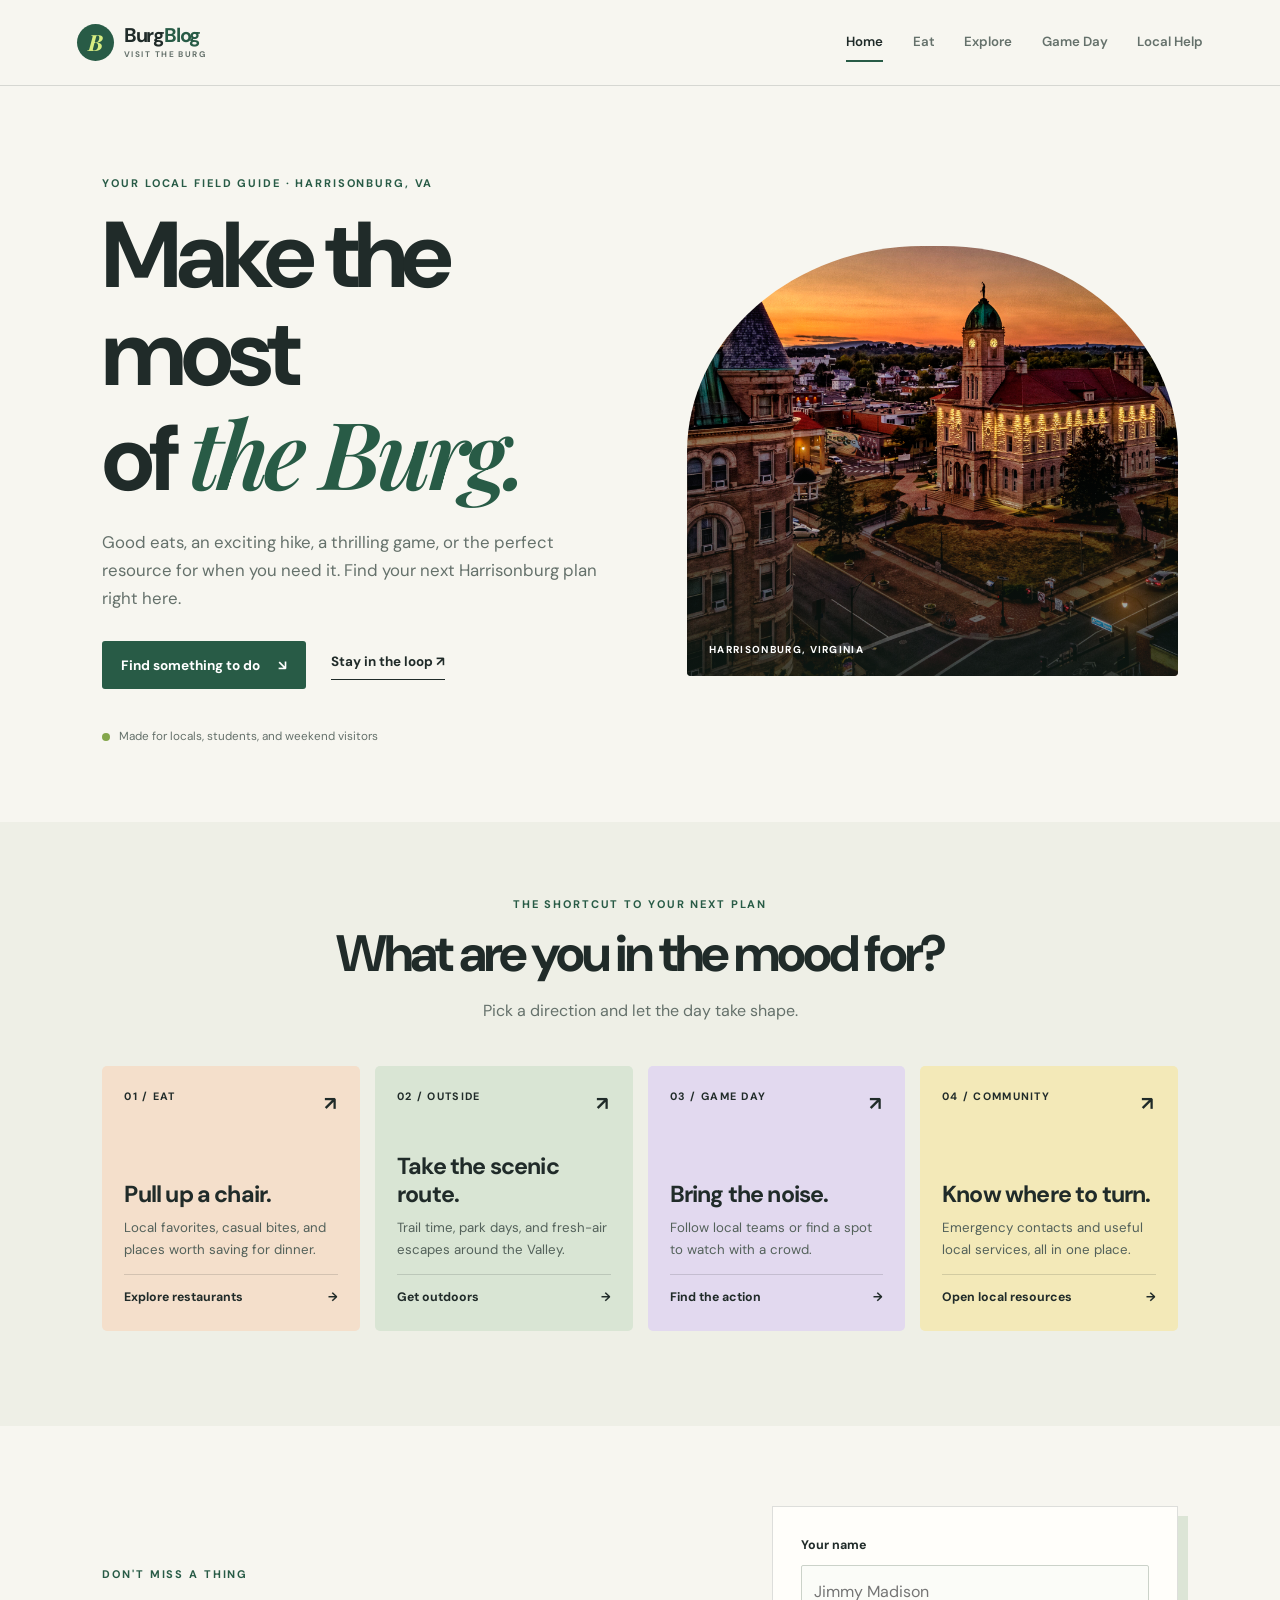
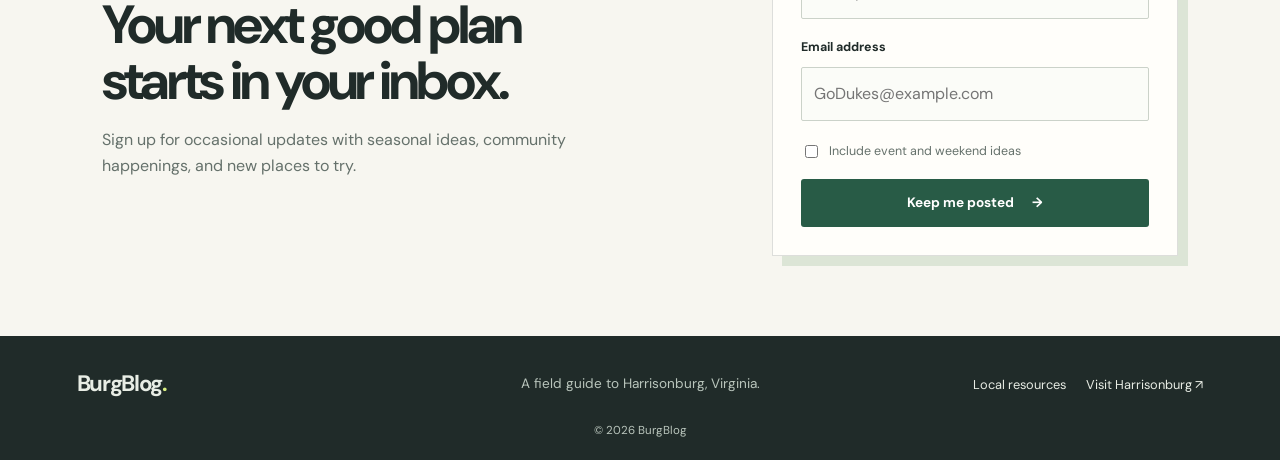
<file: index.html>
<!DOCTYPE html>
<html lang="en">

<head>
  <meta charset="UTF-8">
  <meta name="viewport" content="width=device-width, initial-scale=1.0">
  <meta name="description"
    content="BurgBlog is your guide to things to do, eat, watch, and explore in Harrisonburg, Virginia.">
  <title>BurgBlog | Find Your Burg</title>
  <link rel="stylesheet" href="css/base.css">
  <link rel="stylesheet" href="css/home.css">
</head>

<body class="home-page">

  <header class="site-header">
    <a class="brand" href="index.html" aria-label="BurgBlog home"><span class="brand-mark">B</span><span>Burg<span
          class="brand-accent">Blog</span><small>VISIT THE BURG</small></span></a>
    <nav class="main-nav" aria-label="Main navigation">
      <a class="active" href="index.html" aria-current="page">Home</a>
      <a href="page1.html">Eat</a>
      <a href="page2.html">Explore</a>
      <a href="page3.html">Game Day</a>
      <a href="page4.html">Local Help</a>
    </nav>
  </header>

  <main>

    <section class="home-hero">

      <div class="hero-copy">
        <p class="eyebrow">YOUR LOCAL FIELD GUIDE · HARRISONBURG, VA</p>
        <h1>Make the most<br>of <em>the Burg.</em></h1>
        <p class="hero-lede">Good eats, an exciting hike, a thrilling game, or the perfect resource for when you need
          it. Find your next Harrisonburg plan right here.</p>
        <div class="hero-actions"><a class="button button-primary" href="#start-here">Find something to do <span
              aria-hidden="true">↘</span></a><a class="text-link" href="#stay-in-the-loop">Stay in the loop ↗</a></div>
        <div class="hero-note"><span class="status-dot"></span> Made for locals, students, and weekend visitors</div>
      </div>

      <div class="hero-visual">
        <img class="hero-photo" src="img/harrisonburg.jpg"
          alt="Historic downtown Harrisonburg buildings glowing at sunset">
        <div class="visual-label"><span>HARRISONBURG, VIRGINIA</span></div>
      </div>

    </section>

    <section class="intro-strip" id="start-here">

      <p class="eyebrow">THE SHORTCUT TO YOUR NEXT PLAN</p>
      <h2>What are you in the mood for?</h2>
      <p class="section-intro">Pick a direction and let the day take shape.</p>

      <div class="feature-grid">
        <article class="feature-card food-card">
          <div class="feature-top"><span class="feature-number">01 / EAT</span><span class="feature-symbol"
              aria-hidden="true">↗</span></div>
          <div>
            <h3>Pull up a chair.</h3>
            <p>Local favorites, casual bites, and places worth saving for dinner.</p><a href="page1.html"
              class="card-link">Explore restaurants <span aria-hidden="true">→</span></a>
          </div>
        </article>

        <article class="feature-card outdoors-card">
          <div class="feature-top"><span class="feature-number">02 / OUTSIDE</span><span class="feature-symbol"
              aria-hidden="true">↗</span></div>
          <div>
            <h3>Take the scenic route.</h3>
            <p>Trail time, park days, and fresh-air escapes around the Valley.</p><a href="page2.html"
              class="card-link">Get outdoors <span aria-hidden="true">→</span></a>
          </div>
        </article>

        <article class="feature-card sports-card">
          <div class="feature-top"><span class="feature-number">03 / GAME DAY</span><span class="feature-symbol"
              aria-hidden="true">↗</span></div>
          <div>
            <h3>Bring the noise.</h3>
            <p>Follow local teams or find a spot to watch with a crowd.</p><a href="page3.html" class="card-link">Find
              the action <span aria-hidden="true">→</span></a>
          </div>
        </article>

        <article class="feature-card help-card">
          <div class="feature-top"><span class="feature-number">04 / COMMUNITY</span><span class="feature-symbol"
              aria-hidden="true">↗</span></div>
          <div>
            <h3>Know where to turn.</h3>
            <p>Emergency contacts and useful local services, all in one place.</p><a href="page4.html"
              class="card-link">Open local resources <span aria-hidden="true">→</span></a>
          </div>
        </article>
      </div>
    </section>

    <section class="updates-section" id="stay-in-the-loop">

      <div class="updates-copy">
        <p class="eyebrow">DON'T MISS A THING</p>
        <h2>Your next good plan<br>starts in your inbox.</h2>
        <p>Sign up for occasional updates with seasonal ideas, community happenings, and new places to try.</p>
      </div>

      <form class="signup-form" action="#" method="get">
        <label for="subscriber-name">Your name</label><input id="subscriber-name" name="name" type="text"
          placeholder="Jimmy Madison" required>
        <label for="subscriber-email">Email address</label><input id="subscriber-email" name="email" type="email"
          placeholder="GoDukes@example.com" required>
        <label class="checkbox-label"><input type="checkbox" name="interests" value="events"> Include event and weekend
          ideas</label>
        <button class="button button-primary" type="submit">Keep me posted <span aria-hidden="true">→</span></button>
      </form>
    </section>
  </main>

  <footer class="site-footer"><a class="footer-brand" href="index.html">BurgBlog<span>.</span></a>
    <p>A field guide to Harrisonburg, Virginia.</p>
    <div class="footer-links"><a href="page4.html">Local resources</a><a href="https://www.visitharrisonburgva.com/"
        target="_blank" rel="noopener noreferrer">Visit Harrisonburg ↗</a></div><small>© 2026 BurgBlog</small>
  </footer>
</body>

</html>
</file>
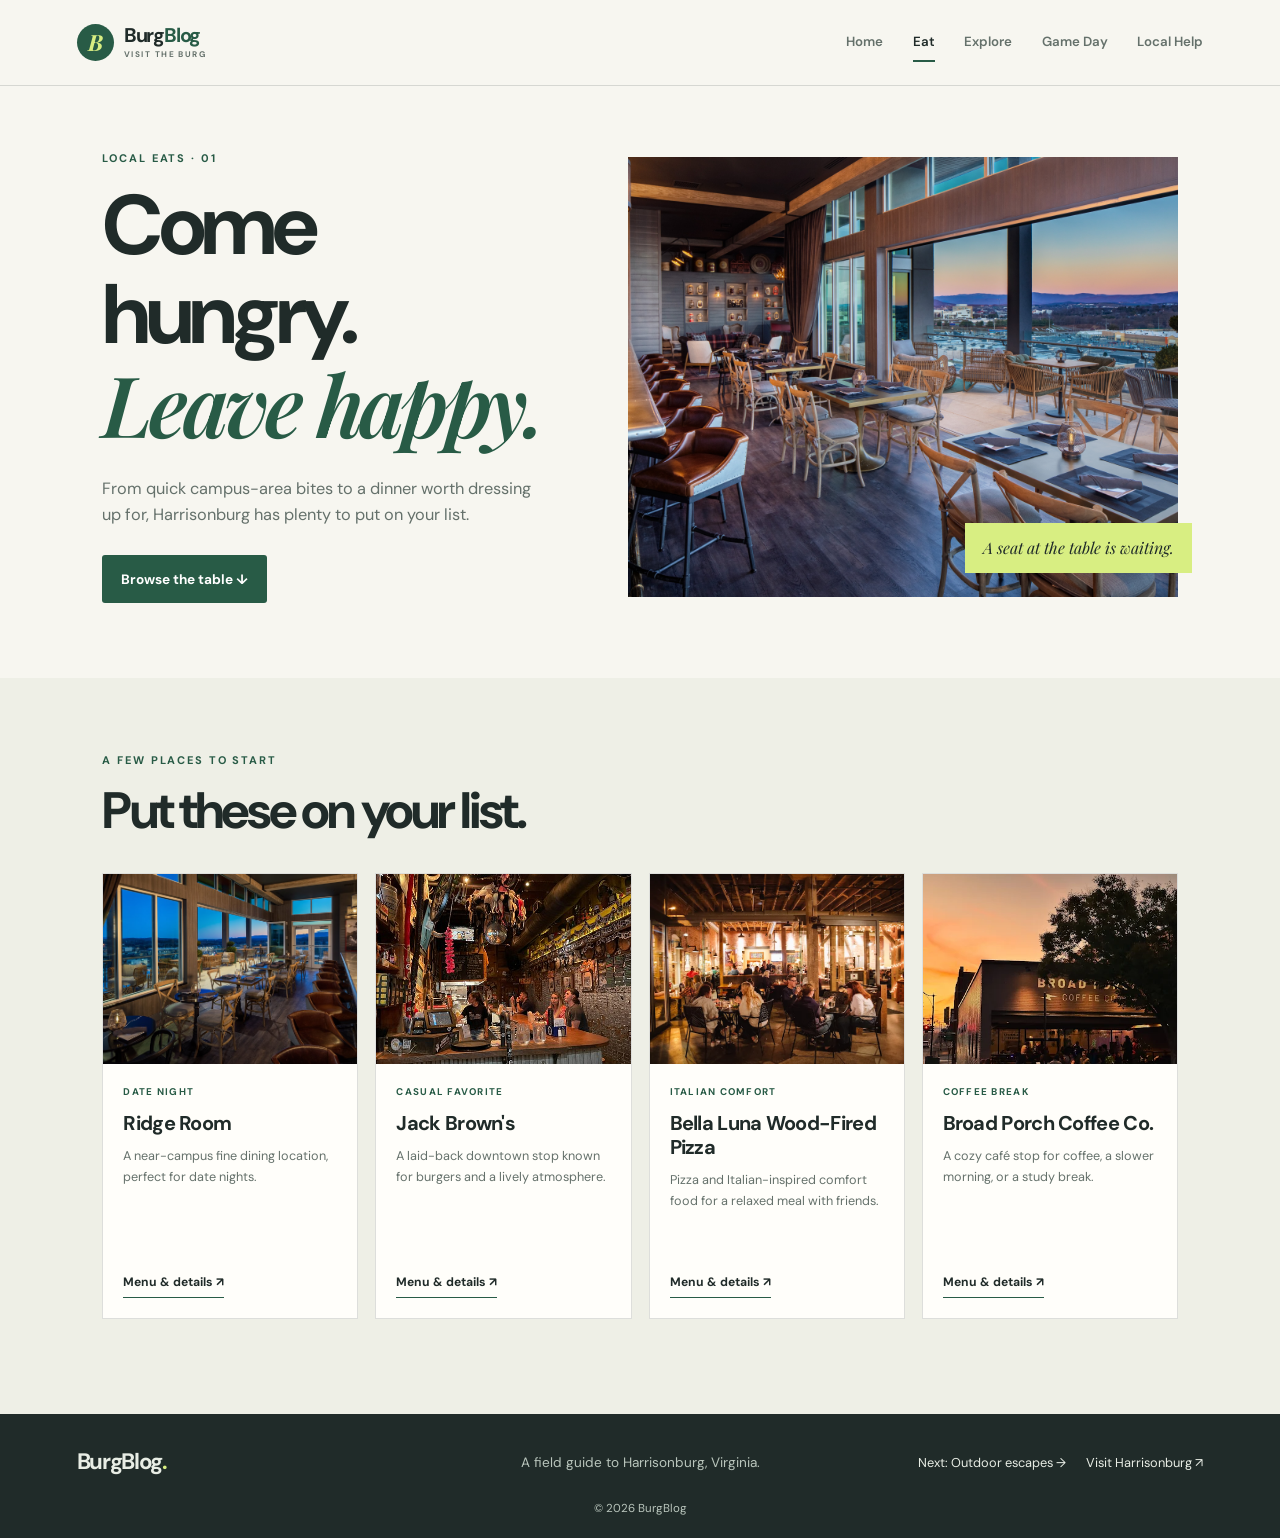
<file: page1.html>
<!DOCTYPE html>
<html lang="en">

<head>
  <meta charset="UTF-8">
  <meta name="viewport" content="width=device-width, initial-scale=1.0">
  <meta name="description"
    content="A curated starting point for finding restaurants and local food in Harrisonburg, Virginia.">
  <title>Eat Around the Burg | BurgBlog</title>
  <link rel="stylesheet" href="css/base.css">
  <link rel="stylesheet" href="css/restaurants.css">
</head>

<body class="food-page">

  <header class="site-header"><a class="brand" href="index.html"><span class="brand-mark">B</span><span>Burg<span
          class="brand-accent">Blog</span><small>VISIT THE BURG</small></span></a>
    <nav class="main-nav" aria-label="Main navigation"><a href="index.html">Home</a><a class="active" href="page1.html"
        aria-current="page">Eat</a><a href="page2.html">Explore</a><a href="page3.html">Game Day</a><a
        href="page4.html">Local Help</a></nav>
  </header>

  <main>

    <section class="food-masthead">
      <div class="food-title">
        <p class="eyebrow">LOCAL EATS · 01</p>
        <h1>Come hungry.<br><em>Leave happy.</em></h1>
        <p>From quick campus-area bites to a dinner worth dressing up for, Harrisonburg has plenty to put on your list.
        </p><a class="button button-dark" href="#food-list">Browse the table ↓</a>
      </div>

      <div class="food-photo"><img
          src="img/harrisonburg-food-header.jpg"
          alt="Warm restaurant dining room set for guests"><span class="photo-caption">A seat at the table is
          waiting.</span></div>
    </section>

    <section class="food-list-section" id="food-list">
      <div class="section-heading-row">
        <div>
          <p class="eyebrow">A FEW PLACES TO START</p>
          <h2>Put these on your list.</h2>
        </div>
      </div>

      <div class="restaurant-grid">
        <article class="restaurant-card"><img
            src="img/ridge-room.jpg"
            alt="An image of Ridge Room dining room.">
          <div class="restaurant-info"><span class="tag">DATE NIGHT</span>
            <h3>Ridge Room</h3>
            <p> A near-campus fine dining location, perfect for date nights.</p><a
              href="https://www.opentable.com/r/ridge-room-harrisonburg" target="_blank" rel="noopener noreferrer">Menu & details ↗</a>
          </div>
        </article>

        <article class="restaurant-card"><img
            src="img/jack-browns.jpg"
            alt="An image of Jack Brown's inviting atmosphere.">
          <div class="restaurant-info"><span class="tag">CASUAL FAVORITE</span>
            <h3>Jack Brown's</h3>
            <p>A laid-back downtown stop known for burgers and a lively atmosphere.</p><a
              href="https://www.jackbrownsjoint.com/" target="_blank" rel="noopener noreferrer">Menu & details ↗</a>
          </div>
        </article>

        <article class="restaurant-card"><img
            src="img/bella-luna.jpg"
            alt="An image of a warm and cozy pizzeria.">
          <div class="restaurant-info"><span class="tag">ITALIAN COMFORT</span>
            <h3> Bella Luna Wood-Fired Pizza</h3>
            <p>Pizza and Italian-inspired comfort food for a relaxed meal with friends.</p><a
              href="https://bellalunaharrisonburg.com/" target="_blank" rel="noopener noreferrer">Menu & details ↗</a>
          </div>
        </article>

        <article class="restaurant-card"><img
            src="img/broad-porch.jpg"
            alt="The outside of broad porch coffee.">
          <div class="restaurant-info"><span class="tag">COFFEE BREAK</span>
            <h3>Broad Porch Coffee Co.</h3>
            <p>A cozy café stop for coffee, a slower morning, or a study break.</p><a
              href="https://www.broadporchcoffee.com/harrisonburg-cafe" target="_blank" rel="noopener noreferrer">Menu & details ↗</a>
          </div>
        </article>
      </div>
    </section>
  </main>

  <footer class="site-footer"><a class="footer-brand" href="index.html">BurgBlog<span>.</span></a>
    <p>A field guide to Harrisonburg, Virginia.</p>
    <div class="footer-links"><a href="page2.html">Next: Outdoor escapes →</a><a
        href="https://www.visitharrisonburgva.com/" target="_blank" rel="noopener noreferrer">Visit Harrisonburg ↗</a>
    </div><small>© 2026 BurgBlog</small>
  </footer>
</body>

</html>
</file>
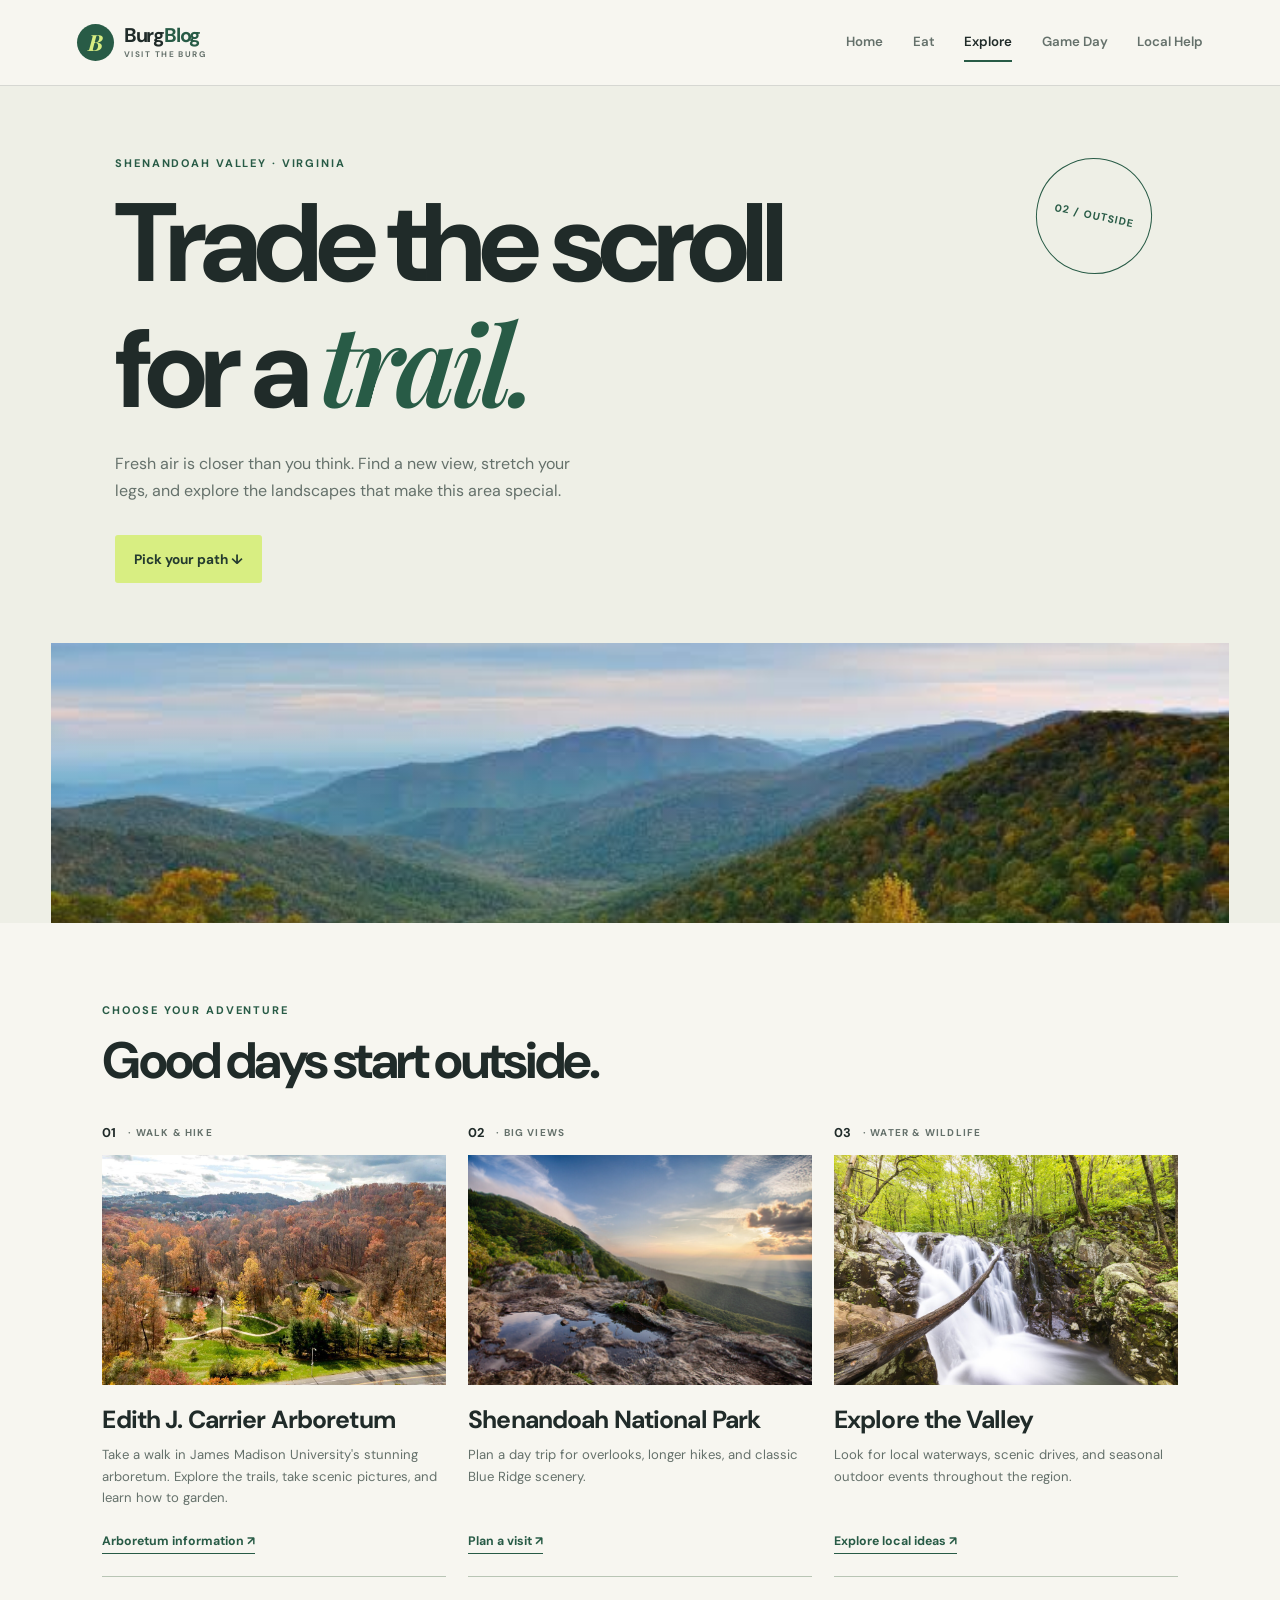
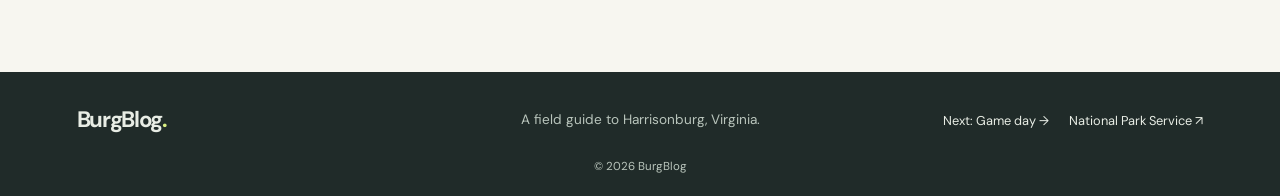
<file: page2.html>
<!DOCTYPE html>
<html lang="en">

<head>
  <meta charset="UTF-8">
  <meta name="viewport" content="width=device-width, initial-scale=1.0">
  <meta name="description"
    content="Outdoor activities, parks, and trails around Harrisonburg and the Shenandoah Valley.">
  <title>Get Outside | BurgBlog</title>
  <link rel="stylesheet" href="css/base.css">
  <link rel="stylesheet" href="css/outdoors.css">
</head>

<body class="outdoors-page">

  <header class="site-header"><a class="brand" href="index.html"><span class="brand-mark">B</span><span>Burg<span
          class="brand-accent">Blog</span><small>VISIT THE BURG</small></span></a>
    <nav class="main-nav" aria-label="Main navigation"><a href="index.html">Home</a><a href="page1.html">Eat</a><a
        class="active" href="page2.html" aria-current="page">Explore</a><a href="page3.html">Game Day</a><a
        href="page4.html">Local Help</a></nav>
  </header>

  <main>

    <section class="outdoor-hero">
      <div class="trail-stamp"><strong>02 / OUTSIDE</strong></div>
      <p class="eyebrow">SHENANDOAH VALLEY · VIRGINIA</p>
      <h1>Trade the scroll<br>for a <em>trail.</em></h1>
      <p>Fresh air is closer than you think. Find a new view, stretch your legs, and explore the landscapes that make
        this area special.</p><a class="button button-light" href="#trail-list">Pick your path ↓</a>
      <div class="outdoor-hero-image"><img
          src="img/doah-valley.jpg"
          alt="The beautiful Shenandoah Valley."></div>
    </section>

    <section class="trail-section" id="trail-list">

      <div class="trail-heading">
        <p class="eyebrow">CHOOSE YOUR ADVENTURE</p>
        <h2>Good days start outside.</h2>
      </div>

      <div class="trail-grid">
        <article class="trail-card">
          <div class="trail-index">01 <span>· WALK & HIKE</span></div><img
            src="img/edith-j.jpg"
            alt="The Edith J. Carrier Arboretum in fall.">
          <h3>Edith J. Carrier Arboretum</h3>
          <p>Take a walk in James Madison University's stunning arboretum. Explore the trails, take scenic pictures, and learn how to garden.</p><a
            href="https://www.jmu.edu/arboretum/index.shtml" target="_blank" rel="noopener noreferrer">Arboretum information
            ↗</a>
        </article>

        <article class="trail-card">
          <div class="trail-index">02 <span>· BIG VIEWS</span></div><img
            src="img/doah-natl-park.jpg"
            alt="Layered mountain ridges under a bright sky">
          <h3>Shenandoah National Park</h3>
          <p>Plan a day trip for overlooks, longer hikes, and classic Blue Ridge scenery.</p><a
            href="https://www.nps.gov/shen/index.htm" target="_blank" rel="noopener noreferrer">Plan a visit ↗</a>
        </article>

        <article class="trail-card">
          <div class="trail-index">03 <span>· WATER & WILDLIFE</span></div><img
            src="img/doah-water.jpg"
            alt="Calm waterfall flowing through a green landscape">
          <h3>Explore the Valley</h3>
          <p>Look for local waterways, scenic drives, and seasonal outdoor events throughout the region.</p><a
            href="https://www.visitharrisonburgva.com/" target="_blank" rel="noopener noreferrer">Explore local ideas
            ↗</a>
        </article>
      </div>
    </section>
  </main>

  <footer class="site-footer"><a class="footer-brand" href="index.html">BurgBlog<span>.</span></a>
    <p>A field guide to Harrisonburg, Virginia.</p>
    <div class="footer-links"><a href="page3.html">Next: Game day →</a><a href="https://www.nps.gov/shen/index.htm"
        target="_blank" rel="noopener noreferrer">National Park Service ↗</a></div><small>© 2026 BurgBlog</small>
  </footer>

</body>
</html>
</file>
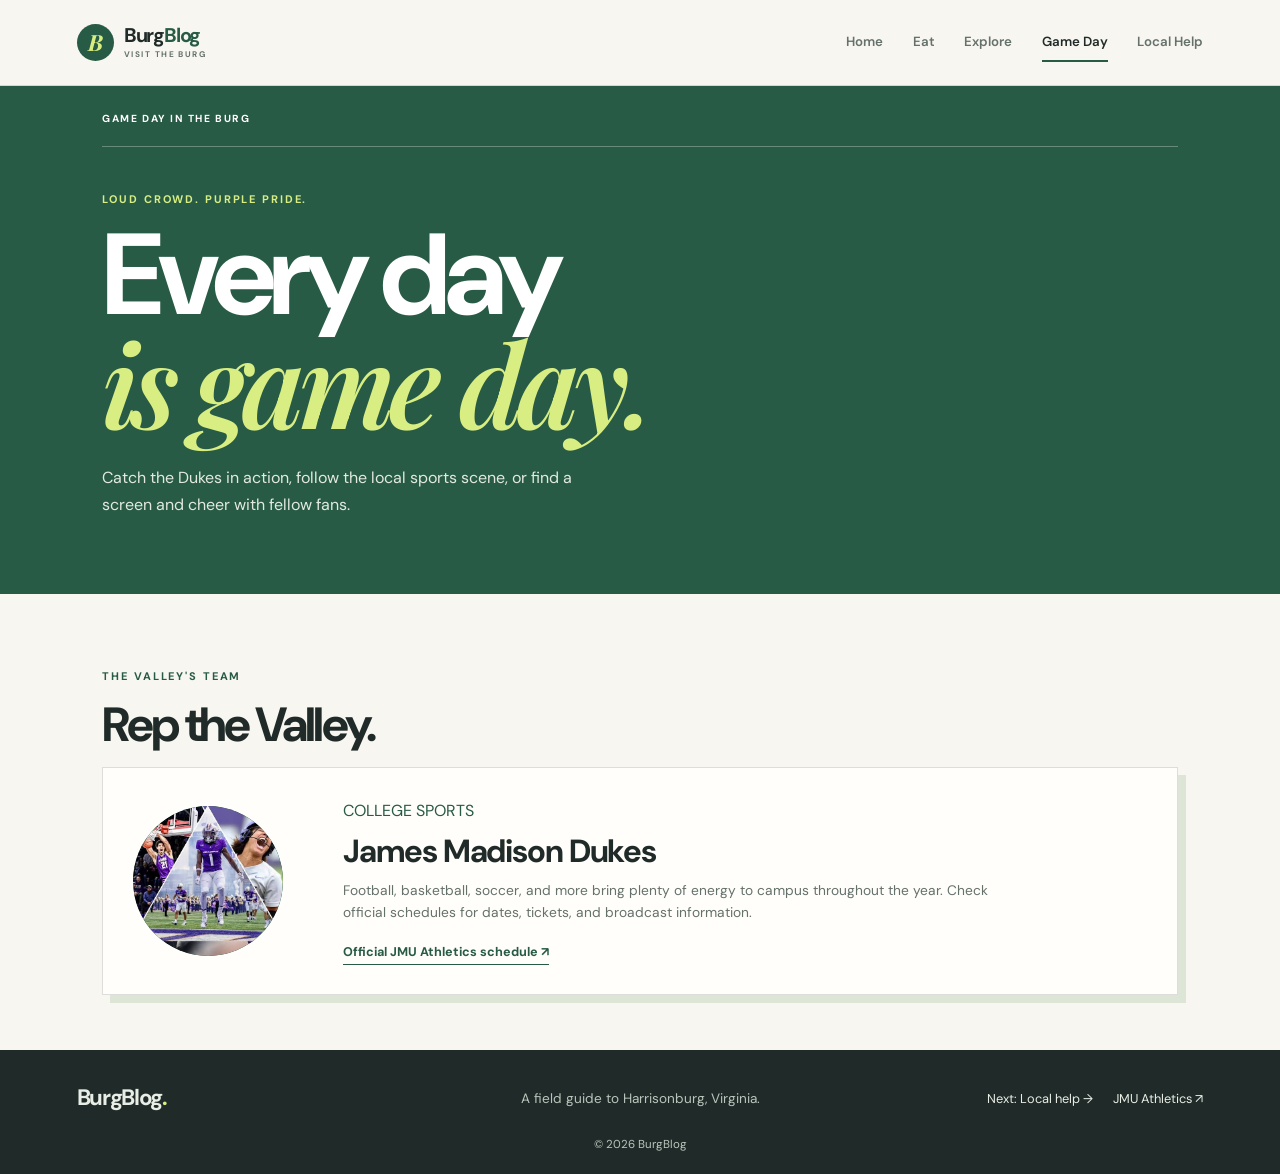
<file: page3.html>
<!DOCTYPE html>
<html lang="en">

<head>
  <meta charset="UTF-8">
  <meta name="viewport" content="width=device-width, initial-scale=1.0">
  <meta name="description"
    content="Find James Madison University sports, local teams, and places to watch sports in Harrisonburg.">
  <title>Game Day in the Burg | BurgBlog</title>
  <link rel="stylesheet" href="css/base.css">
  <link rel="stylesheet" href="css/sports.css">
</head>

<body class="sports-page">

  <header class="site-header"><a class="brand" href="index.html"><span class="brand-mark">B</span><span>Burg<span
          class="brand-accent">Blog</span><small>VISIT THE BURG</small></span></a>
    <nav class="main-nav" aria-label="Main navigation"><a href="index.html">Home</a><a href="page1.html">Eat</a><a
        href="page2.html">Explore</a><a class="active" href="page3.html" aria-current="page">Game Day</a><a
        href="page4.html">Local Help</a></nav>
  </header>

  <main>

    <section class="sports-hero">
      <div class="scoreline"><span>GAME DAY IN THE BURG</span></div>
      <p class="eyebrow">LOUD CROWD. PURPLE PRIDE.</p>
      <h1>Every day<br><em>is game day.</em></h1>
      <p>Catch the Dukes in action, follow the local sports scene, or find a screen and cheer with fellow fans.</p>
    </section>

    <section class="sports-section">
      <div class="sports-heading">
        <p class="eyebrow">THE VALLEY'S TEAM</p>
        <h2>Rep the Valley.</h2>
      </div>

      <div class="team-panel">
        <div class="team-mark" aria-hidden="true"><img src="img/jmu-sports.jpg"></div>
        <div class="team-copy"><span class="tag tag-purple">COLLEGE SPORTS</span>
          <h3>James Madison Dukes</h3>
          <p>Football, basketball, soccer, and more bring plenty of energy to campus throughout the year. Check official
            schedules for dates, tickets, and broadcast information.</p><a href="https://jmusports.com/" target="_blank"
            rel="noopener noreferrer">Official JMU Athletics schedule ↗</a>
        </div>
      </div>
    </section>
  </main>

  <footer class="site-footer"><a class="footer-brand" href="index.html">BurgBlog<span>.</span></a>
    <p>A field guide to Harrisonburg, Virginia.</p>
    <div class="footer-links"><a href="page4.html">Next: Local help →</a><a href="https://jmusports.com/"
        target="_blank" rel="noopener noreferrer">JMU Athletics ↗</a></div><small>© 2026 BurgBlog</small>
  </footer>

</body>
</html>
</file>
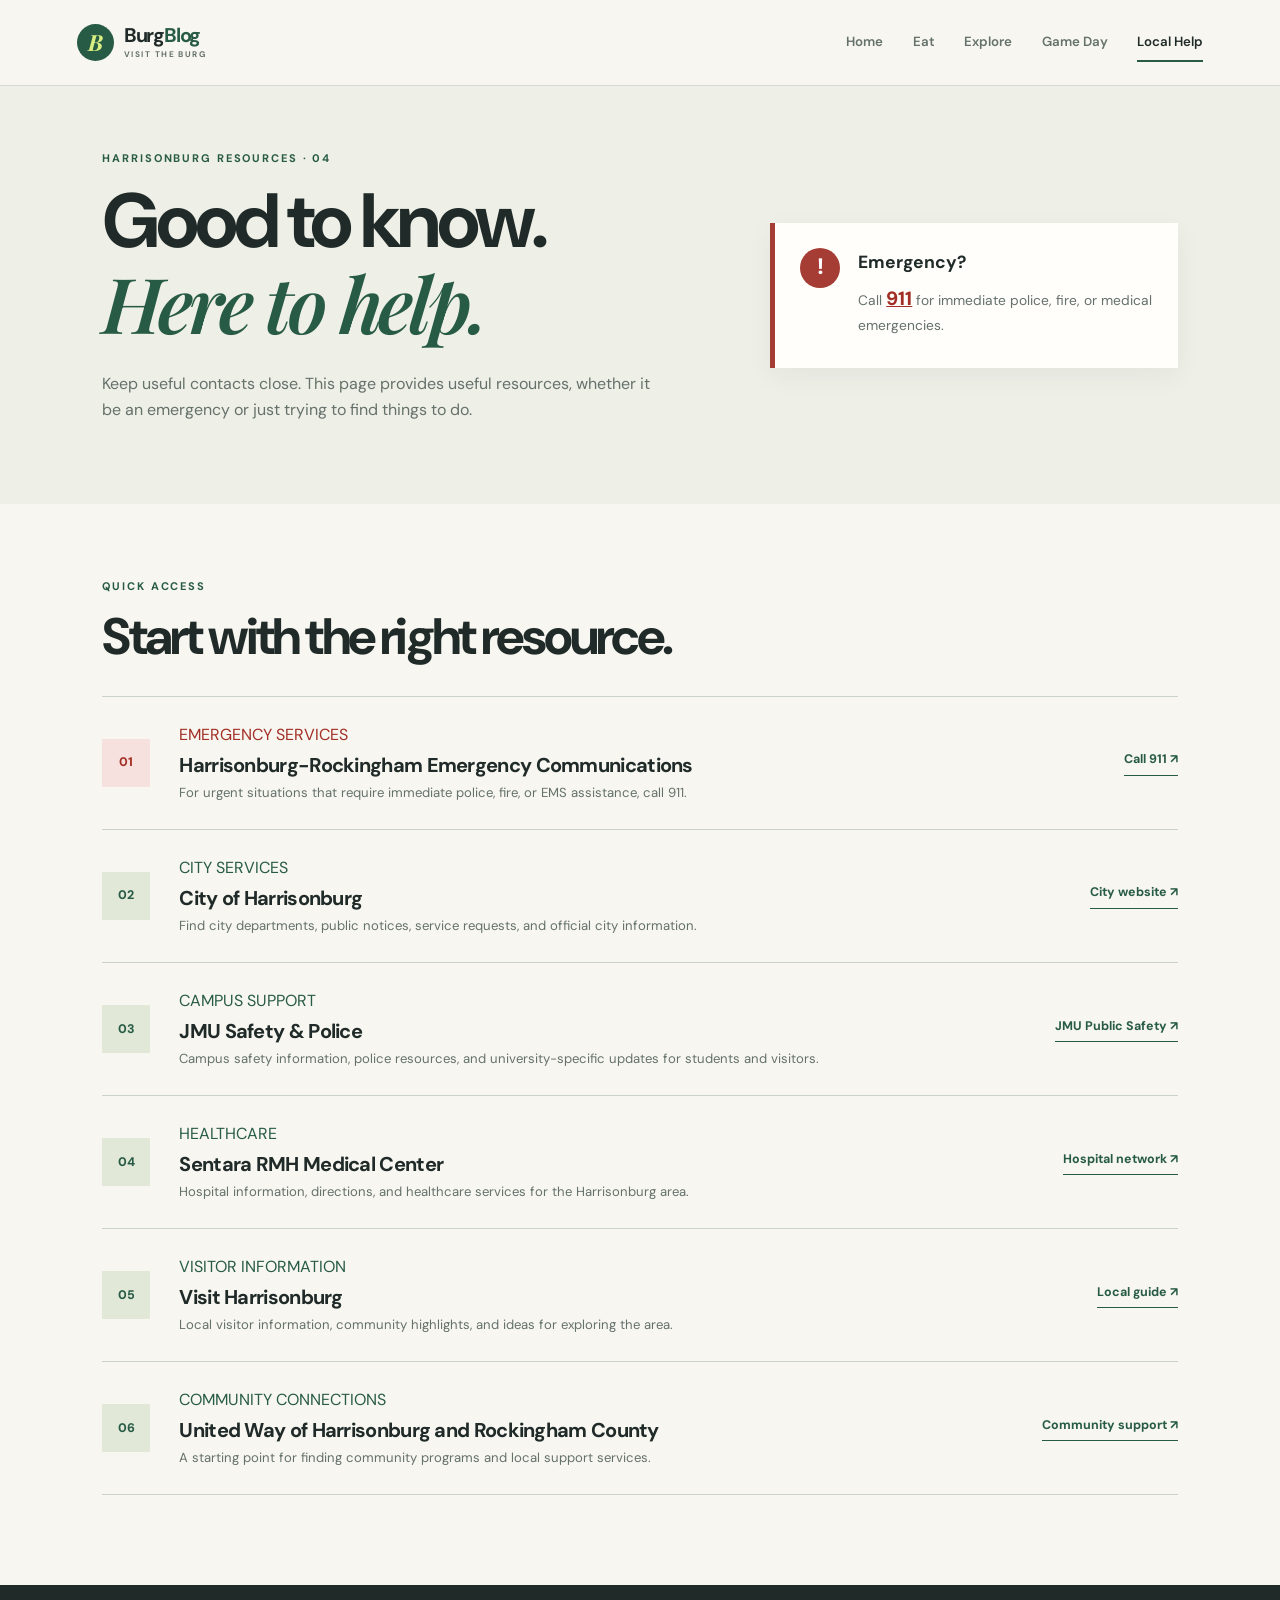
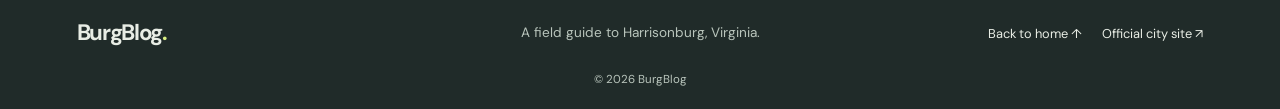
<file: page4.html>
<!DOCTYPE html>
<html lang="en">

<head>
  <meta charset="UTF-8">
  <meta name="viewport" content="width=device-width, initial-scale=1.0">
  <meta name="description"
    content="Emergency contacts and essential city, campus, and community resources for Harrisonburg, Virginia.">
  <title>Local Help & Resources | BurgBlog</title>
  <link rel="stylesheet" href="css/base.css">
  <link rel="stylesheet" href="css/resources.css">
</head>

<body class="resources-page">

  <header class="site-header"><a class="brand" href="index.html"><span class="brand-mark">B</span><span>Burg<span
          class="brand-accent">Blog</span><small>VISIT THE BURG</small></span></a>
    <nav class="main-nav" aria-label="Main navigation"><a href="index.html">Home</a><a href="page1.html">Eat</a><a
        href="page2.html">Explore</a><a href="page3.html">Game Day</a><a class="active" href="page4.html"
        aria-current="page">Local Help</a></nav>
  </header>

  <main>

    <section class="resource-hero">
      <div class="resource-hero-copy">
        <p class="eyebrow">HARRISONBURG RESOURCES · 04</p>
        <h1>Good to know.<br><em>Here to help.</em></h1>
        <p>Keep useful contacts close. This page provides useful resources, whether it be an emergency or just trying to find things to do.</p>
      </div>

      <aside class="emergency-box"><span class="emergency-symbol" aria-hidden="true">!</span>
        <div><strong>Emergency?</strong>
          <p>Call <a href="tel:911">911</a> for immediate police, fire, or medical emergencies.</p>
      </aside>
    </section>

    <section class="resource-content">
      <div class="resource-section-title">
        <p class="eyebrow">QUICK ACCESS</p>
        <h2>Start with the right resource.</h2>
      </div>

      <div class="resource-list">
        <article class="resource-row urgent-row">
          <div class="resource-icon" aria-hidden="true">01</div>
          <div class="resource-description"><span class="tag">EMERGENCY SERVICES</span>
            <h3>Harrisonburg-Rockingham Emergency Communications</h3>
            <p>For urgent situations that require immediate police, fire, or EMS assistance, call 911.</p>
          </div><a class="resource-action" href="tel:911" aria-label="Call 911">Call 911 ↗</a>
        </article>

        <article class="resource-row">
          <div class="resource-icon" aria-hidden="true">02</div>
          <div class="resource-description"><span class="tag">CITY SERVICES</span>
            <h3>City of Harrisonburg</h3>
            <p>Find city departments, public notices, service requests, and official city information.</p>
          </div><a class="resource-action" href="https://www.harrisonburgva.gov/" target="_blank"
            rel="noopener noreferrer">City website ↗</a>
        </article>

        <article class="resource-row">
          <div class="resource-icon" aria-hidden="true">03</div>
          <div class="resource-description"><span class="tag">CAMPUS SUPPORT</span>
            <h3>JMU Safety & Police</h3>
            <p>Campus safety information, police resources, and university-specific updates for students and visitors.
            </p>
          </div><a class="resource-action" href="https://www.jmu.edu/pubsafety/" target="_blank"
            rel="noopener noreferrer">JMU Public Safety ↗</a>
        </article>

        <article class="resource-row">
          <div class="resource-icon" aria-hidden="true">04</div>
          <div class="resource-description"><span class="tag">HEALTHCARE</span>
            <h3>Sentara RMH Medical Center</h3>
            <p>Hospital information, directions, and healthcare services for the Harrisonburg area.</p>
          </div><a class="resource-action" href="https://www.sentara.com/" target="_blank"
            rel="noopener noreferrer">Hospital network ↗</a>
        </article>

        <article class="resource-row">
          <div class="resource-icon" aria-hidden="true">05</div>
          <div class="resource-description"><span class="tag">VISITOR INFORMATION</span>
            <h3>Visit Harrisonburg</h3>
            <p>Local visitor information, community highlights, and ideas for exploring the area.</p>
          </div><a class="resource-action" href="https://www.visitharrisonburgva.com/" target="_blank"
            rel="noopener noreferrer">Local guide ↗</a>
        </article>

        <article class="resource-row">
          <div class="resource-icon" aria-hidden="true">06</div>
          <div class="resource-description"><span class="tag">COMMUNITY CONNECTIONS</span>
            <h3>United Way of Harrisonburg and Rockingham County</h3>
            <p>A starting point for finding community programs and local support services.</p>
          </div><a class="resource-action" href="https://www.unitedwayhr.org/" target="_blank"
            rel="noopener noreferrer">Community support ↗</a>
        </article>
      </div>
    </section>
  </main>

  <footer class="site-footer"><a class="footer-brand" href="index.html">BurgBlog<span>.</span></a>
    <p>A field guide to Harrisonburg, Virginia.</p>
    <div class="footer-links"><a href="index.html">Back to home ↑</a><a href="https://www.harrisonburgva.gov/"
        target="_blank" rel="noopener noreferrer">Official city site ↗</a></div><small>© 2026 BurgBlog</small>
  </footer>

</body>
</html>
</file>
<file: css/base.css>
@import url("https://fonts.googleapis.com/css2?family=DM+Sans:wght@400;500;600;700&family=Playfair+Display:ital,wght@0,600;0,700;1,600;1,700&display=swap");

:root{
  --ink: #202b29;
  --muted: #65716b;
  --paper: #f7f6f0;
  --white: #fffefa;
  --green: #285b46;
  --lime: #d8ee82;
  --line: rgba(32, 43, 41, 0.15);
  --serif: "Playfair Display", Georgia, serif;
  --sans: "DM Sans", Arial, sans-serif;
}

*{
  box-sizing: border-box;
}

html{
  scroll-behavior: smooth;
}

body{
  margin: 0;
  background: var(--paper);
  color: var(--ink);
  font-family: var(--sans);
  line-height: 1.65;
}

img{
  display: block;
  max-width: 100%;
}

a{
  color: inherit;
}

a:focus-visible, button:focus-visible, input:focus-visible{
  outline: 3px solid #b17a27;
  outline-offset: 3px;
}

h1, h2, h3, p{
  margin-top: 0;
}

h1, h2{
  letter-spacing: -0.055em;
  line-height: 1.05;
}

h1{
  font-size: clamp(3rem, 6.4vw, 6.3rem);
  margin-bottom: 22px;
}

h1 em{
  font-family: var(--serif);
  font-weight: 600;
}

h2{
  font-size: clamp(2.1rem, 4vw, 3.7rem);
  margin-bottom: 17px;
}

h3{
  line-height: 1.2;
  letter-spacing: -0.035em;
}

.site-header{
  min-height: 86px;
  padding: 17px clamp(20px, 6vw, 88px);
  display: flex;
  align-items: center;
  justify-content: space-between;
  gap: 28px;
  border-bottom: 1px solid var(--line);
  position: relative;
  z-index: 5;
  background: var(--paper);
}

.brand{
  display: flex;
  gap: 10px;
  align-items: center;
  flex: 0 0 auto;
  text-decoration: none;
  font-size: 1.24rem;
  font-weight: 700;
  letter-spacing: -0.06em;
  line-height: 1.1;
}

.brand-mark{
  width: 37px;
  height: 37px;
  border-radius: 50%;
  background: var(--green);
  color: var(--lime);
  display: grid;
  place-items: center;
  font-family: var(--serif);
  font-size: 1.4rem;
  font-style: italic;
}

.brand-accent{
  color: var(--green);
}

.brand small{
  display: block;
  font-size: 0.51rem;
  letter-spacing: 0.18em;
  margin-top: 5px;
  color: var(--muted);
  font-weight: 700;
}

.main-nav{
  display: flex;
  align-items: center;
  justify-content: flex-end;
  flex-wrap: wrap;
  gap: 8px clamp(12px, 2.3vw, 34px);
}

.main-nav a{
  text-decoration: none;
  font-size: 0.83rem;
  font-weight: 600;
  color: var(--muted);
  padding: 8px 0;
  border-bottom: 2px solid transparent;
}

.main-nav a:hover, .main-nav a.active{
  color: var(--ink);
  border-color: var(--green);
}

.eyebrow{
  margin: 0 0 15px;
  font-size: 0.69rem;
  line-height: 1.4;
  letter-spacing: 0.17em;
  font-weight: 700;
}

.button{
  display: inline-flex;
  align-items: center;
  justify-content: center;
  gap: 18px;
  min-height: 48px;
  padding: 13px 19px;
  border: 0;
  border-radius: 3px;
  font: 700 0.85rem var(--sans);
  text-decoration: none;
  cursor: pointer;
  transition: transform 0.2s ease, background 0.2s ease;
}

.button:hover{
  transform: translateY(-2px);
}

.button-primary, .button-dark{
  background: var(--green);
  color: white;
}

.button-light{
  background: var(--lime);
  color: #243b2f;
}

.text-link{
  font-size: 0.84rem;
  font-weight: 700;
  text-decoration: none;
  border-bottom: 1px solid currentColor;
  padding-bottom: 5px;
}

.text-link:hover, .card-link:hover{
  opacity: 0.7;
}

.site-footer{
  padding: 30px clamp(20px, 6vw, 88px) 20px;
  background: #202b29;
  color: #e8ede5;
  display: grid;
  grid-template-columns: minmax(0, 1fr) minmax(0, 1fr) minmax(0, 1fr);
  grid-template-rows: auto auto;
  align-items: center;
  gap: 18px 24px;
}

.footer-brand{
  grid-column: 1;
  grid-row: 1;
  justify-self: start;
  font-size: 1.4rem;
  font-weight: 700;
  letter-spacing: -0.06em;
  text-decoration: none;
}

.footer-brand span{
  color: var(--lime);
}

.site-footer p{
  grid-column: 2;
  grid-row: 1;
  justify-self: center;
  text-align: center;
  margin: 0;
  color: #b9c5bc;
  font-size: 0.85rem;
}

.footer-links{
  grid-column: 3;
  grid-row: 1;
  justify-self: end;
  display: flex;
  gap: 20px;
  flex-wrap: wrap;
}

.footer-links a{
  color: #e8ede5;
  text-decoration: none;
  font-size: 0.8rem;
}

.footer-links a:hover{
  text-decoration: underline;
}

.site-footer small{
  grid-column: 1 / -1;
  grid-row: 2;
  justify-self: center;
  text-align: center;
  color: #b9c5bc;
  font-size: 0.72rem;
}

@media (max-width: 720px) {
  .site-header{
    align-items: flex-start;
    flex-direction: column;
    gap: 15px;
    padding: 16px 20px 12px;
  }

  .main-nav{
    width: 100%;
    justify-content: flex-start;
    overflow-x: auto;
    flex-wrap: nowrap;
    gap: 22px;
    padding-bottom: 2px;
  }

  .main-nav a{
    white-space: nowrap;
    font-size: 0.78rem;
  }

  .site-footer{
    grid-template-columns: 1fr;
    grid-template-rows: auto;
  }

  .footer-brand, .site-footer p, .footer-links, .site-footer small{
    grid-column: 1;
    grid-row: auto;
  }

  .site-footer p, .site-footer small{
    justify-self: center;
    text-align: center;
  }

  .footer-links{
    justify-self: start;
  }
}

@media (prefers-reduced-motion: reduce) {
  html{
    scroll-behavior: auto;
  }

  *, *::before, *::after{
    transition-duration: 0.01ms !important;
    animation-duration: 0.01ms !important;
  }
}
</file>
<file: css/home.css>
.home-hero{
  padding: clamp(44px, 7vw, 92px) clamp(20px, 8vw, 120px) 75px;
  display: grid;
  grid-template-columns: 1.03fr 0.97fr;
  align-items: center;
  gap: clamp(30px, 5vw, 75px);
  overflow: hidden;
}

.home-hero .eyebrow, .updates-copy .eyebrow, .intro-strip>.eyebrow{
  color: var(--green);
}

.home-hero h1{
  font-size: clamp(3.7rem, 7.3vw, 7rem);
}

.home-hero h1 em{
  color: var(--green);
}

.hero-lede{
  color: var(--muted);
  max-width: 500px;
  font-size: 1.05rem;
}

.hero-actions{
  display: flex;
  align-items: center;
  gap: 25px;
  flex-wrap: wrap;
  margin-top: 29px;
}

.hero-note{
  display: flex;
  align-items: center;
  gap: 9px;
  margin-top: 38px;
  color: var(--muted);
  font-size: 0.73rem;
}

.status-dot{
  width: 8px;
  height: 8px;
  background: #84a64b;
  border-radius: 50%;
}

.hero-visual{
  position: relative;
  height: 430px;
  border-radius: 48% 48% 4px 4px;
  overflow: hidden;
  background: #dce8d0;
}

.hero-photo{
  width: 100%;
  height: 100%;
  object-fit: cover;
  object-position: center;
}

.hero-visual::after{
  content: "";
  position: absolute;
  inset: 45% 0 0;
  background: linear-gradient(transparent, rgba(21, 38, 30, 0.58));
  pointer-events: none;
}

.visual-label{
  position: absolute;
  z-index: 1;
  bottom: 18px;
  left: 22px;
  right: 22px;
  color: #fff;
  font-size: 0.63rem;
  letter-spacing: 0.13em;
  font-weight: 700;
}

.intro-strip{
  padding: 75px clamp(20px, 8vw, 120px) 95px;
  background: #eeefe6;
}

.intro-strip>.eyebrow, .intro-strip>h2, .section-intro{
  text-align: center;
}

.section-intro{
  color: var(--muted);
  margin-bottom: 42px;
}

.feature-grid{
  display: grid;
  grid-template-columns: repeat(4, minmax(0, 1fr));
  gap: 15px;
}

.feature-card{
  min-height: 265px;
  border-radius: 5px;
  padding: 22px;
  display: flex;
  flex-direction: column;
  justify-content: space-between;
}

.food-card{
  background: #f4dfcb;
}

.outdoors-card{
  background: #d9e5d4;
}

.sports-card{
  background: #e2d9ef;
}

.help-card{
  background: #f3e9b8;
}

.feature-top{
  display: flex;
  justify-content: space-between;
  font-size: 0.67rem;
  letter-spacing: 0.12em;
  font-weight: 700;
}

.feature-symbol{
  font-size: 1.2rem;
}

.feature-card h3{
  font-size: 1.45rem;
  margin: 20px 0 8px;
}

.feature-card p{
  color: #53615a;
  font-size: 0.83rem;
}

.card-link:hover{ opacity: 0.7; }
.card-link{
  display: inline-flex;
  justify-content: space-between;
  gap: 20px;
  width: 100%;
  padding-top: 12px;
  border-top: 1px solid #202b2928;
  font-size: 0.77rem;
  font-weight: 700;
  text-decoration: none;
}

.updates-section{
  padding: 80px clamp(20px, 8vw, 120px);
  display: grid;
  grid-template-columns: 1fr 0.75fr;
  gap: 12%;
  align-items: center;
}

.updates-copy h2{
  font-size: clamp(2.3rem, 4.2vw, 4rem);
}

.updates-copy>p:not(.eyebrow){
  max-width: 470px;
  color: var(--muted);
}

.signup-form{
  display: flex;
  flex-direction: column;
  gap: 9px;
  padding: 28px;
  background: var(--white);
  border: 1px solid var(--line);
  box-shadow: 10px 10px 0 #dce5d6;
}

.signup-form label{
  font-size: 0.78rem;
  font-weight: 700;
}

.signup-form input:not([type="checkbox"]){
  width: 100%;
  padding: 13px 12px;
  border: 1px solid #cbd2c9;
  background: #fbfcf8;
  border-radius: 2px;
  font: inherit;
  margin-bottom: 9px;
}

.checkbox-label{
  display: flex;
  gap: 8px;
  align-items: center;
  color: var(--muted);
  font-weight: 400 !important;
  margin: 2px 0 8px;
}

@media (max-width: 1000px) {
  .feature-grid{
    grid-template-columns: repeat(2, minmax(0, 1fr));
  }
}

@media (max-width: 720px) {
  .home-hero, .updates-section{
    grid-template-columns: 1fr;
  }

  .home-hero{
    padding-top: 50px;
    gap: 38px;
  }

  .hero-visual{
    height: 330px;
    border-radius: 44% 44% 4px 4px;
  }

  .home-hero h1{
    font-size: clamp(3.4rem, 16vw, 5.2rem);
  }

  .intro-strip, .updates-section{
    padding-top: 55px;
    padding-bottom: 60px;
  }

  .feature-grid{
    grid-template-columns: 1fr;
  }

  .feature-card{
    min-height: 220px;
  }

  .updates-section{
    gap: 35px;
  }
}

@media (max-width: 430px) {
  .visual-label{
    left: 12px;
    right: 12px;
    font-size: 0.51rem;
  }

  .signup-form{
    padding: 20px;
  }
}
</file>
<file: css/restaurants.css>
.food-masthead{
  padding: 65px clamp(20px, 8vw, 120px) 75px;
  display: grid;
  grid-template-columns: 0.9fr 1.1fr;
  align-items: center;
  gap: 7%;
}

.food-title .eyebrow, .section-heading-row .eyebrow{
  color: var(--green);
}

.food-title h1{
  font-size: clamp(3.3rem, 6.6vw, 6.3rem);
}

.food-title h1 em{
  color: var(--green);
}

.food-title>p:not(.eyebrow){
  max-width: 440px;
  color: var(--muted);
  font-size: 1.02rem;
  margin-bottom: 26px;
}

.food-photo{
  position: relative;
  height: 440px;
}

.food-photo img{
  width: 100%;
  height: 100%;
  object-fit: cover;
}

.photo-caption{
  position: absolute;
  right: -14px;
  bottom: 24px;
  background: var(--lime);
  padding: 12px 18px;
  font-family: var(--serif);
  font-style: italic;
}

.food-list-section{
  padding: 75px clamp(20px, 8vw, 120px) 95px;
  background: #eeefe6;
}

.section-heading-row {
  margin-bottom: 35px;
}

.section-heading-row h2{
  max-width: 520px;
}

.restaurant-grid{
  display: grid;
  grid-template-columns: repeat(4, minmax(0, 1fr));
  gap: 17px;
}

.restaurant-card {
  display: flex;
  flex-direction: column;
  background: var(--white);
  border: 1px solid var(--line);
}

.restaurant-card>img{
  width: 100%;
  height: 190px;
  object-fit: cover;
}

.restaurant-info {
  padding: 20px;
  flex: 1;
  display: flex;
  flex-direction: column;
}

.tag{
  display: inline-block;
  font-size: 0.61rem;
  letter-spacing: 0.13em;
  font-weight: 700;
  color: var(--green);
}

.restaurant-info h3{
  font-size: 1.25rem;
  margin: 11px 0;
}

.restaurant-info p {
  flex: 1;
  min-height: 90px;
  color: var(--muted);
  font-size: 0.79rem;
}

.restaurant-info a {
  align-self: flex-start;
  margin-top: auto;
  font-size: 0.76rem;
  font-weight: 700;
  text-decoration: none;
  border-bottom: 1px solid var(--green);
  padding-bottom: 5px;
}

@media (max-width: 1000px) {
  .restaurant-grid{
    grid-template-columns: repeat(2, minmax(0, 1fr));
  }
}

@media (max-width: 720px) {
  .food-masthead{
    padding-top: 45px;
    gap: 30px;
    grid-template-columns: 1fr;
  }

  .food-photo{
    height: 310px;
    margin-right: 10px;
  }

  .food-list-section{
    padding-left: 5vw;
    padding-right: 5vw;
  }

  .restaurant-grid{
    grid-template-columns: 1fr;
  }

  .restaurant-card{
    display: grid;
    grid-template-columns: 38% 1fr;
  }

  .restaurant-card>img{
    height: 100%;
    min-height: 220px;
  }

  .restaurant-info p{
    min-height: 0;
  }
}

@media (max-width: 430px) {
  .restaurant-card{
    grid-template-columns: 1fr;
  }

  .restaurant-card>img{
    height: 190px;
  }
}
</file>
<file: css/outdoors.css>
.outdoor-hero{
  position: relative;
  overflow: hidden;
  padding: 70px clamp(20px, 9vw, 130px) 0;
  background: #eeefe6;
  min-height: 760px;
}

.outdoor-hero>.eyebrow{
  color: var(--green);
}

.outdoor-hero h1{
  max-width: 800px;
  font-size: clamp(4rem, 8.7vw, 8rem);
  position: relative;
  z-index: 2;
}

.outdoor-hero h1 em{
  color: var(--green);
}

.outdoor-hero>p:not(.eyebrow){
  max-width: 470px;
  color: var(--muted);
  position: relative;
  z-index: 2;
}

.outdoor-hero>.button{
  position: relative;
  z-index: 2;
  margin-top: 15px;
}

.trail-stamp{
  position: absolute;
  right: 10%;
  top: 72px;
  border: 1px solid var(--green);
  border-radius: 50%;
  width: 116px;
  height: 116px;
  display: grid;
  place-content: center;
  text-align: center;
  font-size: 0.56rem;
  letter-spacing: 0.12em;
  line-height: 1.7;
  transform: rotate(12deg);
  color: var(--green);
}

.trail-stamp strong{
  font-size: 0.66rem;
}

.outdoor-hero-image{
  position: relative;
  z-index: 1;
  height: 280px;
  margin: 60px -5vw 0;
}

.outdoor-hero-image::after{
  content: "";
  position: absolute;
  inset: 0;
  background: linear-gradient(0deg, rgba(32, 43, 41, 0.27), transparent 70%);
  pointer-events: none;
}

.outdoor-hero-image img{
  width: 100%;
  height: 100%;
  object-fit: cover;
}

.trail-section{
  padding: 80px clamp(20px, 8vw, 120px) 95px;
}

.trail-heading {
  margin-bottom: 35px;
}

.trail-heading .eyebrow {
  color: var(--green);
}

.trail-heading h2{
  margin: 0;
}

.trail-grid{
  display: grid;
  grid-template-columns: repeat(3, minmax(0, 1fr));
  gap: 22px;
}

.trail-card{
  padding-bottom: 22px;
  border-bottom: 1px solid #b8c5b4;
}

.trail-index{
  display: flex;
  gap: 12px;
  align-items: center;
  font-weight: 700;
  font-size: 0.8rem;
  margin-bottom: 12px;
}

.trail-index span{
  color: var(--muted);
  font-size: 0.62rem;
  letter-spacing: 0.12em;
}

.trail-card img{
  width: 100%;
  height: 230px;
  object-fit: cover;
}

.trail-card h3{
  font-size: 1.55rem;
  margin: 20px 0 9px;
}

.trail-card p{
  color: var(--muted);
  font-size: 0.82rem;
  min-height: 70px;
}

.trail-card a{
  font-size: 0.77rem;
  font-weight: 700;
  color: var(--green);
  text-decoration: none;
  border-bottom: 1px solid var(--green);
  padding-bottom: 4px;
}

@media (max-width: 1000px) {
  .trail-grid{
    gap: 15px;
  }

  .trail-card img{
    height: 190px;
  }
}

@media (max-width: 720px) {
  .outdoor-hero{
    padding-top: 55px;
    min-height: 0;
  }

  .outdoor-hero h1{
    font-size: clamp(3.6rem, 16vw, 5.7rem);
  }

  .trail-stamp{
    width: 82px;
    height: 82px;
    top: 24px;
    right: 20px;
    font-size: 0.45rem;
  }

  .trail-stamp strong{
    font-size: 0.5rem;
  }

  .outdoor-hero-image{
    height: 220px;
    margin-top: 40px;
  }

  .trail-grid{
    grid-template-columns: 1fr;
  }

  .trail-card img{
    height: 240px;
  }

  .trail-card p{
    min-height: 0;
  }

}
</file>
<file: css/sports.css>
.sports-hero{
  background: var(--green);
  color: #fff;
  padding: 25px clamp(20px, 8vw, 120px) 60px;
  overflow: hidden;
  position: relative;
}

.scoreline{
  display: flex;
  justify-content: space-between;
  gap: 15px;
  padding: 0 0 18px;
  border-bottom: 1px solid rgba(255, 255, 255, 0.29);
  font-size: 0.64rem;
  letter-spacing: 0.15em;
  font-weight: 700;
}

.sports-hero .eyebrow{
  color: var(--lime);
  margin-top: 45px;
}

.sports-hero h1{
  font-size: clamp(4rem, 9vw, 8.5rem);
  line-height: 0.92;
  position: relative;
  z-index: 1;
}

.sports-hero h1 em{
  color: var(--lime);
}

.sports-hero>p:not(.eyebrow){
  max-width: 490px;
  color: #e2eadf;
}

.sports-section{
  padding: 75px clamp(20px, 8vw, 120px) 55px;
}

.sports-heading .eyebrow{
  color: var(--green);
}

.sports-heading h2{
  font-size: 3rem;
}

.team-panel{
  display: grid;
  grid-template-columns: 180px minmax(0, 1fr);
  align-items: center;
  gap: 30px;
  background: var(--white);
  padding: 30px;
  border: 1px solid var(--line);
  box-shadow: 8px 8px 0 #dce5d6;
}

.team-mark {
  display: grid;
  place-items: center;
  width: 150px;
  height: 150px;
  border-radius: 50%;
  background: var(--green);
  overflow: hidden;
}

.team-mark img {
  width: 100%;
  height: 100%;
  object-fit: cover;
  border-radius: 50%;
}

.tag-purple{
  color: var(--green);
}

.team-copy h3{
  font-size: 2rem;
  margin: 8px 0;
}

.team-copy p{
  color: var(--muted);
  font-size: 0.86rem;
  max-width: 650px;
}

.team-copy a{
  color: var(--green);
  font-size: 0.79rem;
  font-weight: 700;
  text-decoration: none;
  border-bottom: 1px solid var(--green);
  padding-bottom: 4px;
}

@media (max-width: 1000px) {
  .team-panel{
    grid-template-columns: 125px 1fr;
  }

  .team-mark{
    width: 115px;
    height: 115px;}

}

@media (max-width: 720px) {
  .sports-hero{
    padding-top: 20px;
  }

  .sports-hero h1{
    font-size: clamp(3.8rem, 17vw, 6rem);
  }

  .scoreline{
    font-size: 0.52rem;
  }

  .team-panel{
    grid-template-columns: 1fr;
    gap: 20px;
    padding: 23px;
  }

  .team-mark{
    width: 90px;
    height: 90px;}

  .team-copy h3{
    font-size: 1.65rem;
  }

}
</file>
<file: css/resources.css>
.resource-hero{
  padding: 65px clamp(20px, 8vw, 120px);
  background: #eeefe6;
  display: grid;
  grid-template-columns: 1fr 0.7fr;
  gap: 8%;
  align-items: center;
}

.resource-hero .eyebrow{
  color: var(--green);
}

.resource-hero h1{
  font-size: clamp(3.2rem, 6vw, 5.8rem);
}

.resource-hero h1 em{
  color: var(--green);
}

.resource-hero-copy>p:not(.eyebrow){
  max-width: 570px;
  color: var(--muted);
}

.emergency-box{
  display: flex;
  gap: 18px;
  padding: 25px;
  background: var(--white);
  border-left: 5px solid #a63d34;
  box-shadow: 0 8px 25px rgba(32, 52, 66, 0.05);
}

.emergency-symbol{
  flex: 0 0 40px;
  height: 40px;
  border-radius: 50%;
  display: grid;
  place-items: center;
  background: #a63d34;
  color: white;
  font-weight: 800;
  font-size: 1.4rem;
}

.emergency-box strong{
  font-size: 1.1rem;
}

.emergency-box p{
  margin: 6px 0;
  color: var(--muted);
  font-size: 0.86rem;
}

.emergency-box p a{
  font-size: 1.2rem;
  color: #a22e25;
  font-weight: 800;
}

.emergency-box small{
  color: var(--muted);
  font-size: 0.7rem;
}

.resource-content{
  padding: 75px clamp(20px, 8vw, 120px) 90px;
}

.resource-section-title{
  max-width: 730px;
  margin-bottom: 32px;
}

.resource-section-title .eyebrow{
  color: var(--green);
}

.resource-section-title h2{
  font-size: clamp(2.1rem, 4vw, 3.3rem);
}

.resource-list{
  border-top: 1px solid #cbd2c9;
}

.resource-row{
  display: grid;
  grid-template-columns: 55px minmax(0, 1fr) auto;
  align-items: center;
  gap: 22px;
  padding: 25px 0;
  border-bottom: 1px solid #cbd2c9;
}

.resource-icon{
  display: grid;
  place-items: center;
  width: 48px;
  height: 48px;
  background: #e1e8d8;
  color: var(--green);
  font-weight: 800;
  font-size: 0.78rem;
}

.urgent-row .resource-icon{
  background: #f7e1df;
  color: #a22e25;
}

.resource-description .tag{
  color: var(--green);
}

.urgent-row .tag{
  color: #a22e25;
}

.resource-description h3{
  font-size: 1.25rem;
  margin: 5px 0;
}

.resource-description p{
  margin: 0;
  max-width: 750px;
  color: var(--muted);
  font-size: 0.82rem;
}

.resource-action{
  color: var(--green);
  font-size: 0.78rem;
  font-weight: 700;
  text-decoration: none;
  white-space: nowrap;
  border-bottom: 1px solid var(--green);
  padding-bottom: 5px;
}

@media (max-width: 720px) {
  .resource-hero{
    grid-template-columns: 1fr;
    gap: 30px;
  }

  .resource-row{
    grid-template-columns: 42px minmax(0, 1fr);
    gap: 14px;
  }

  .resource-icon{
    width: 38px;
    height: 38px;
  }

  .resource-action{
    grid-column: 2;
    justify-self: start;
  }
}
</file>
